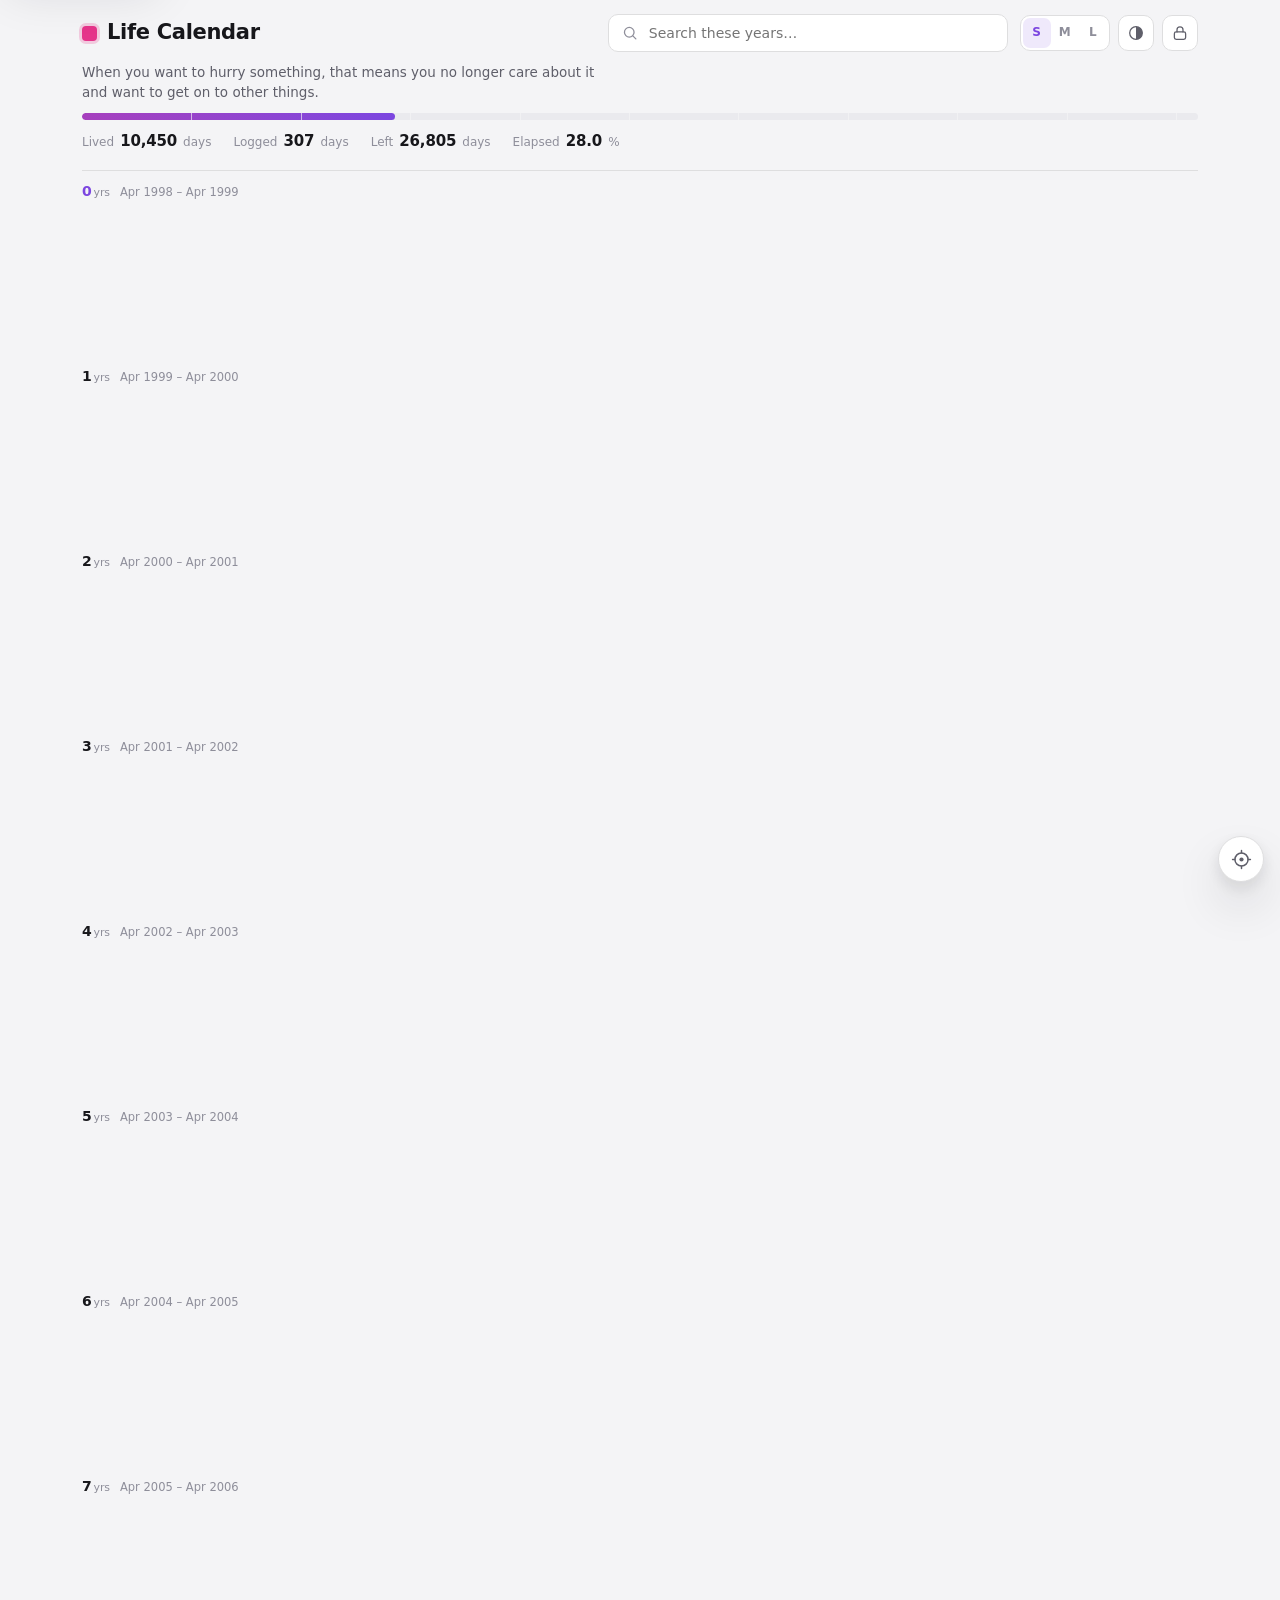
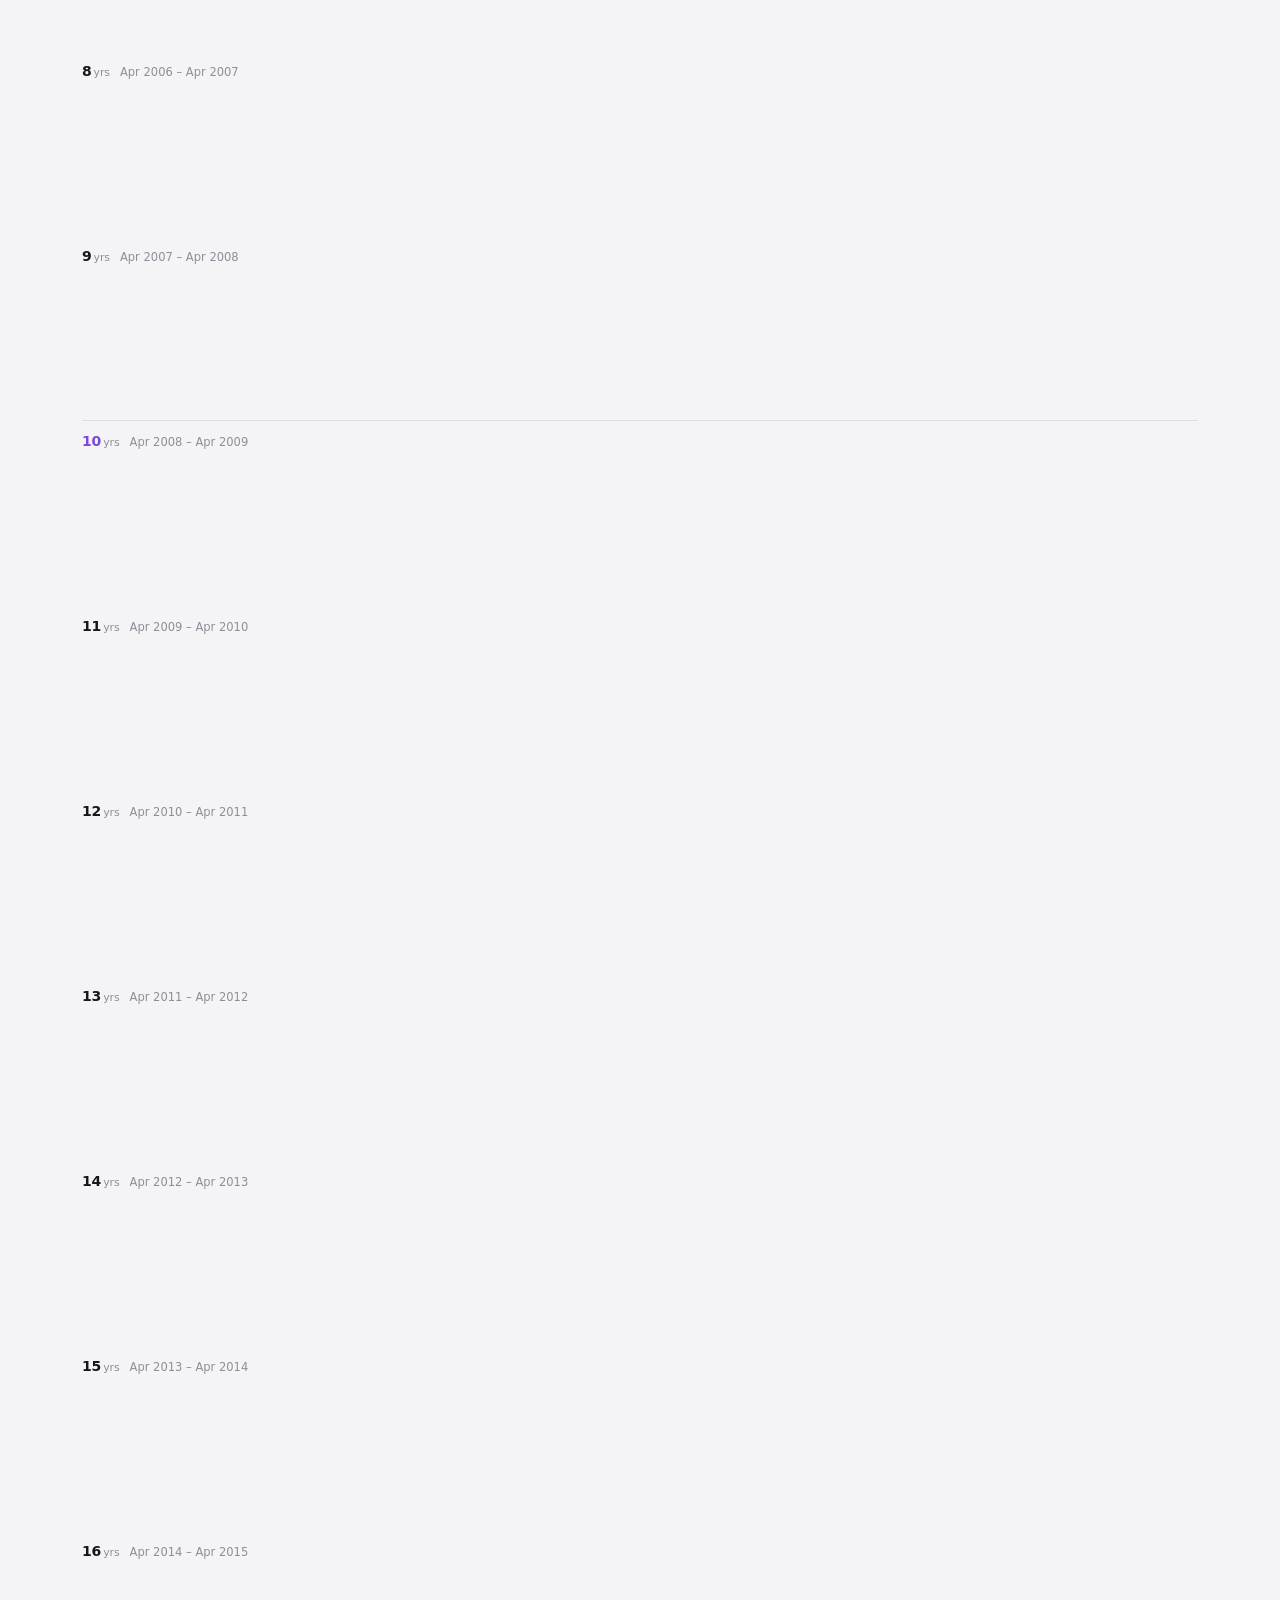
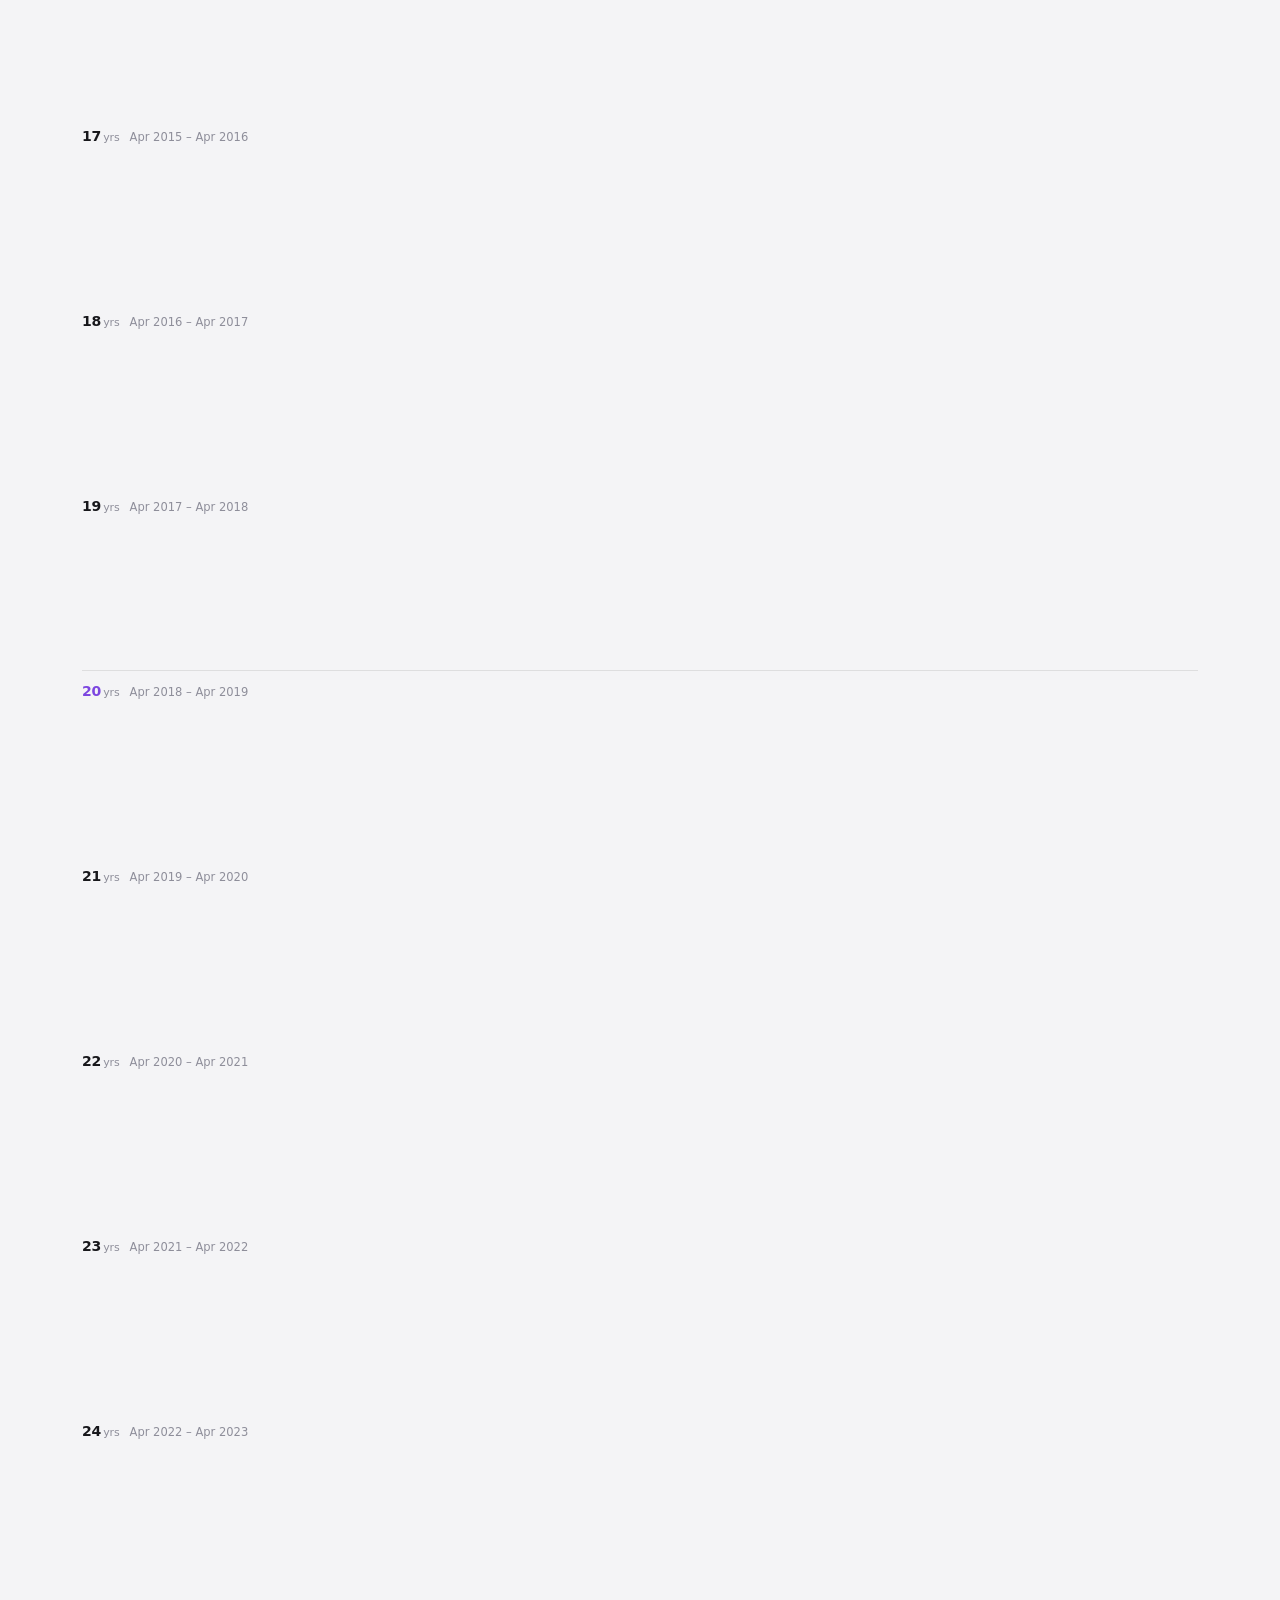
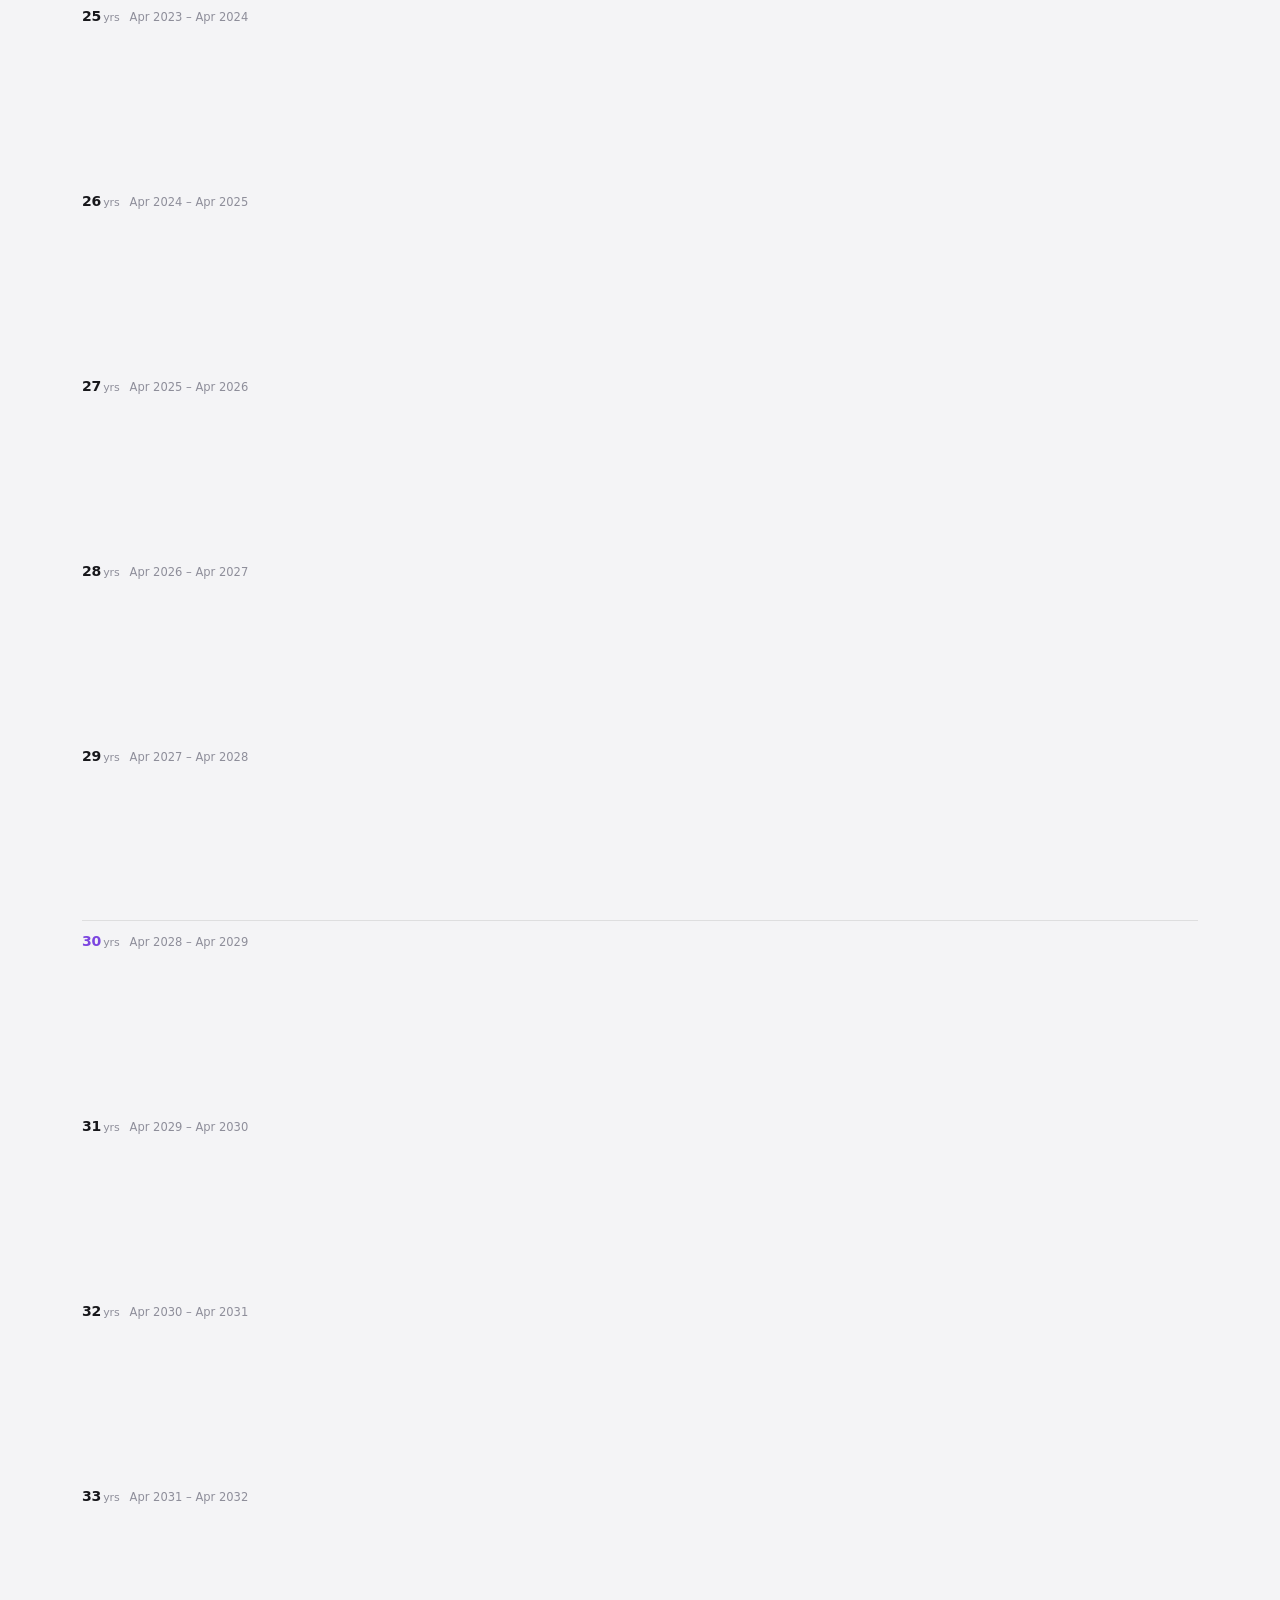
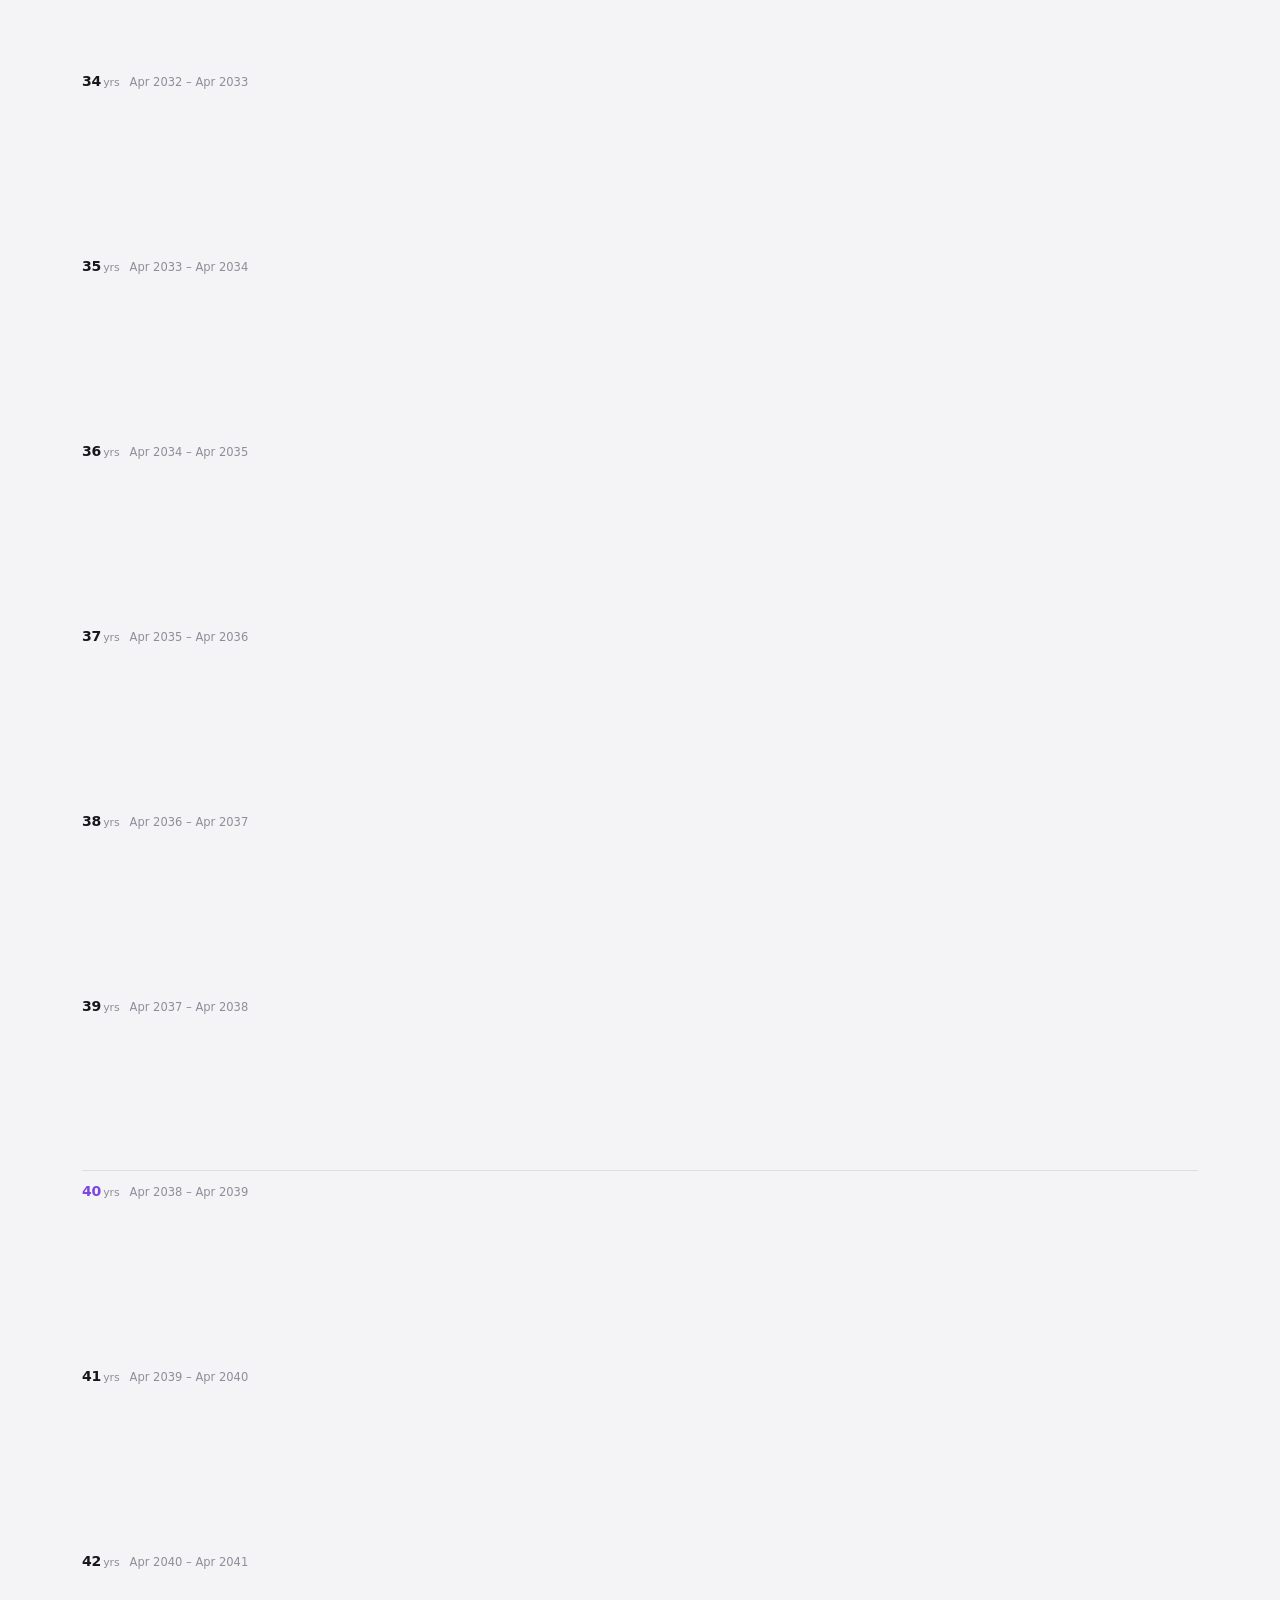
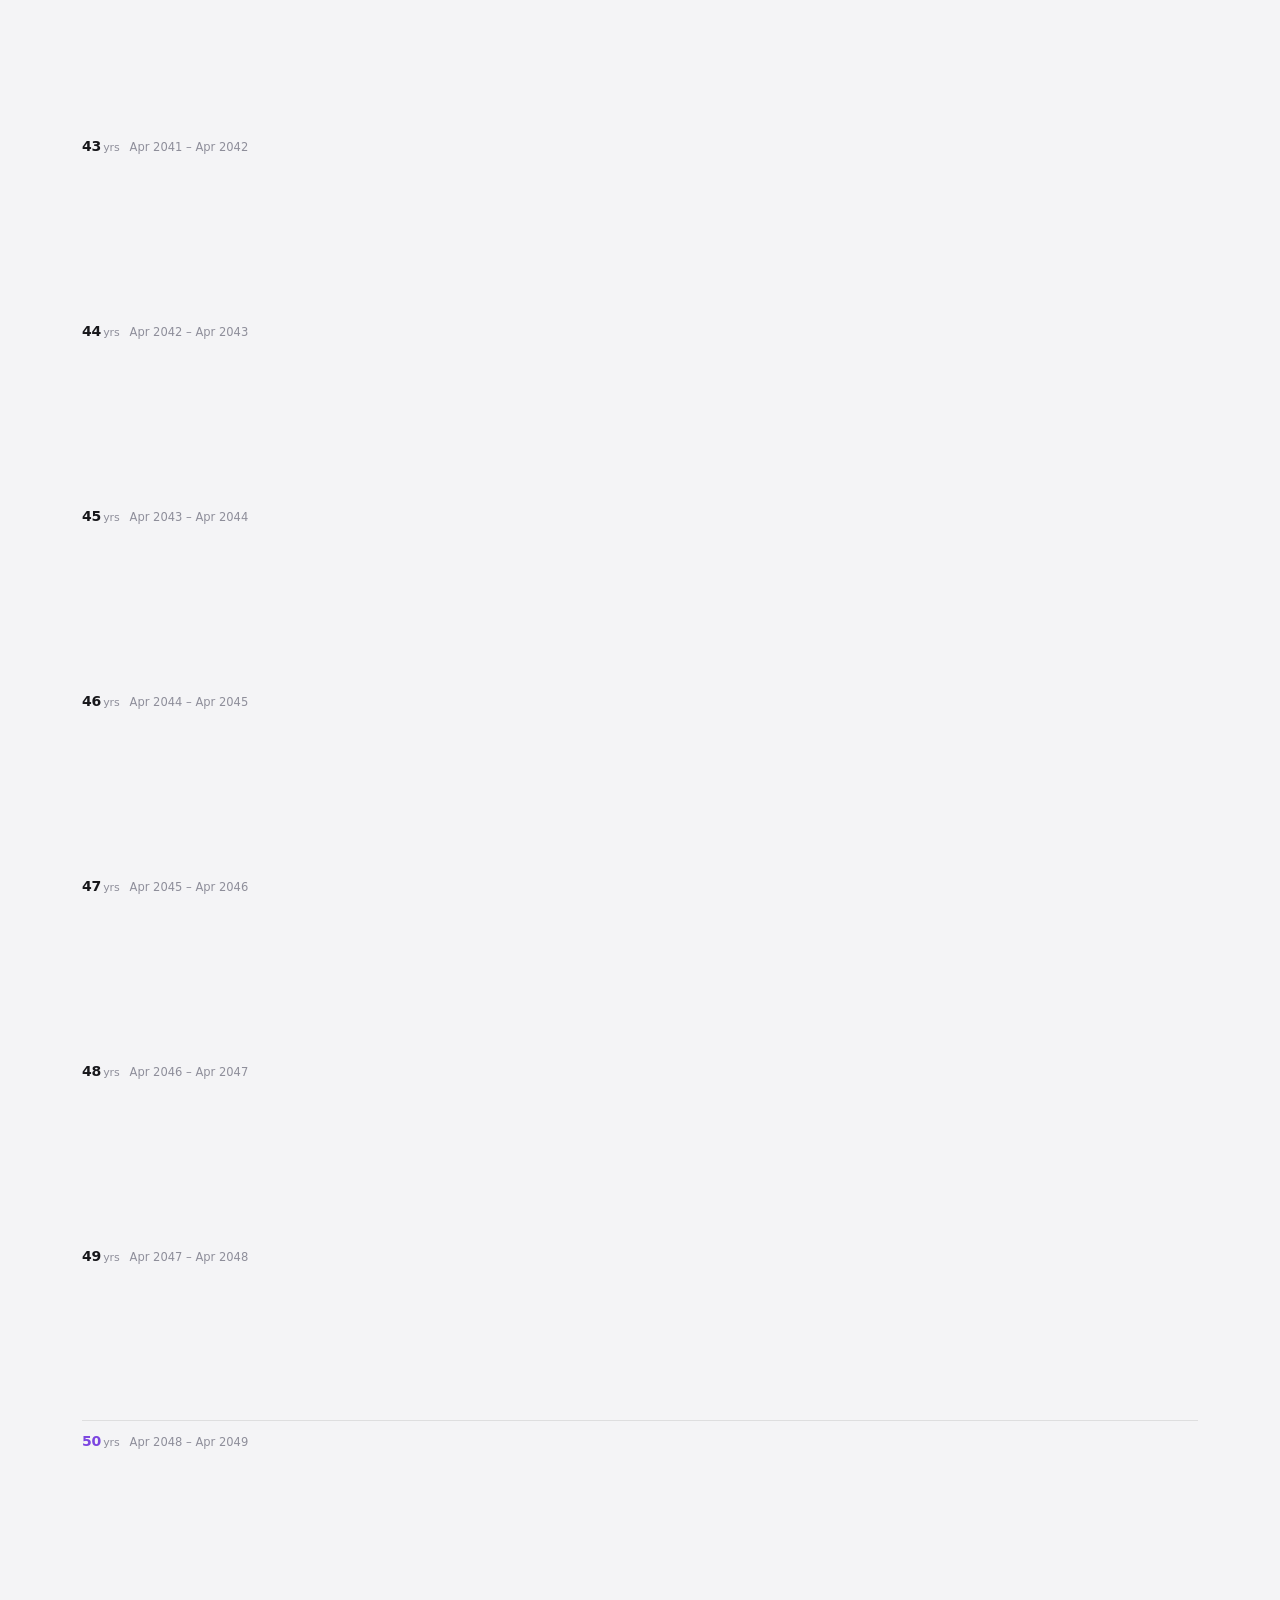
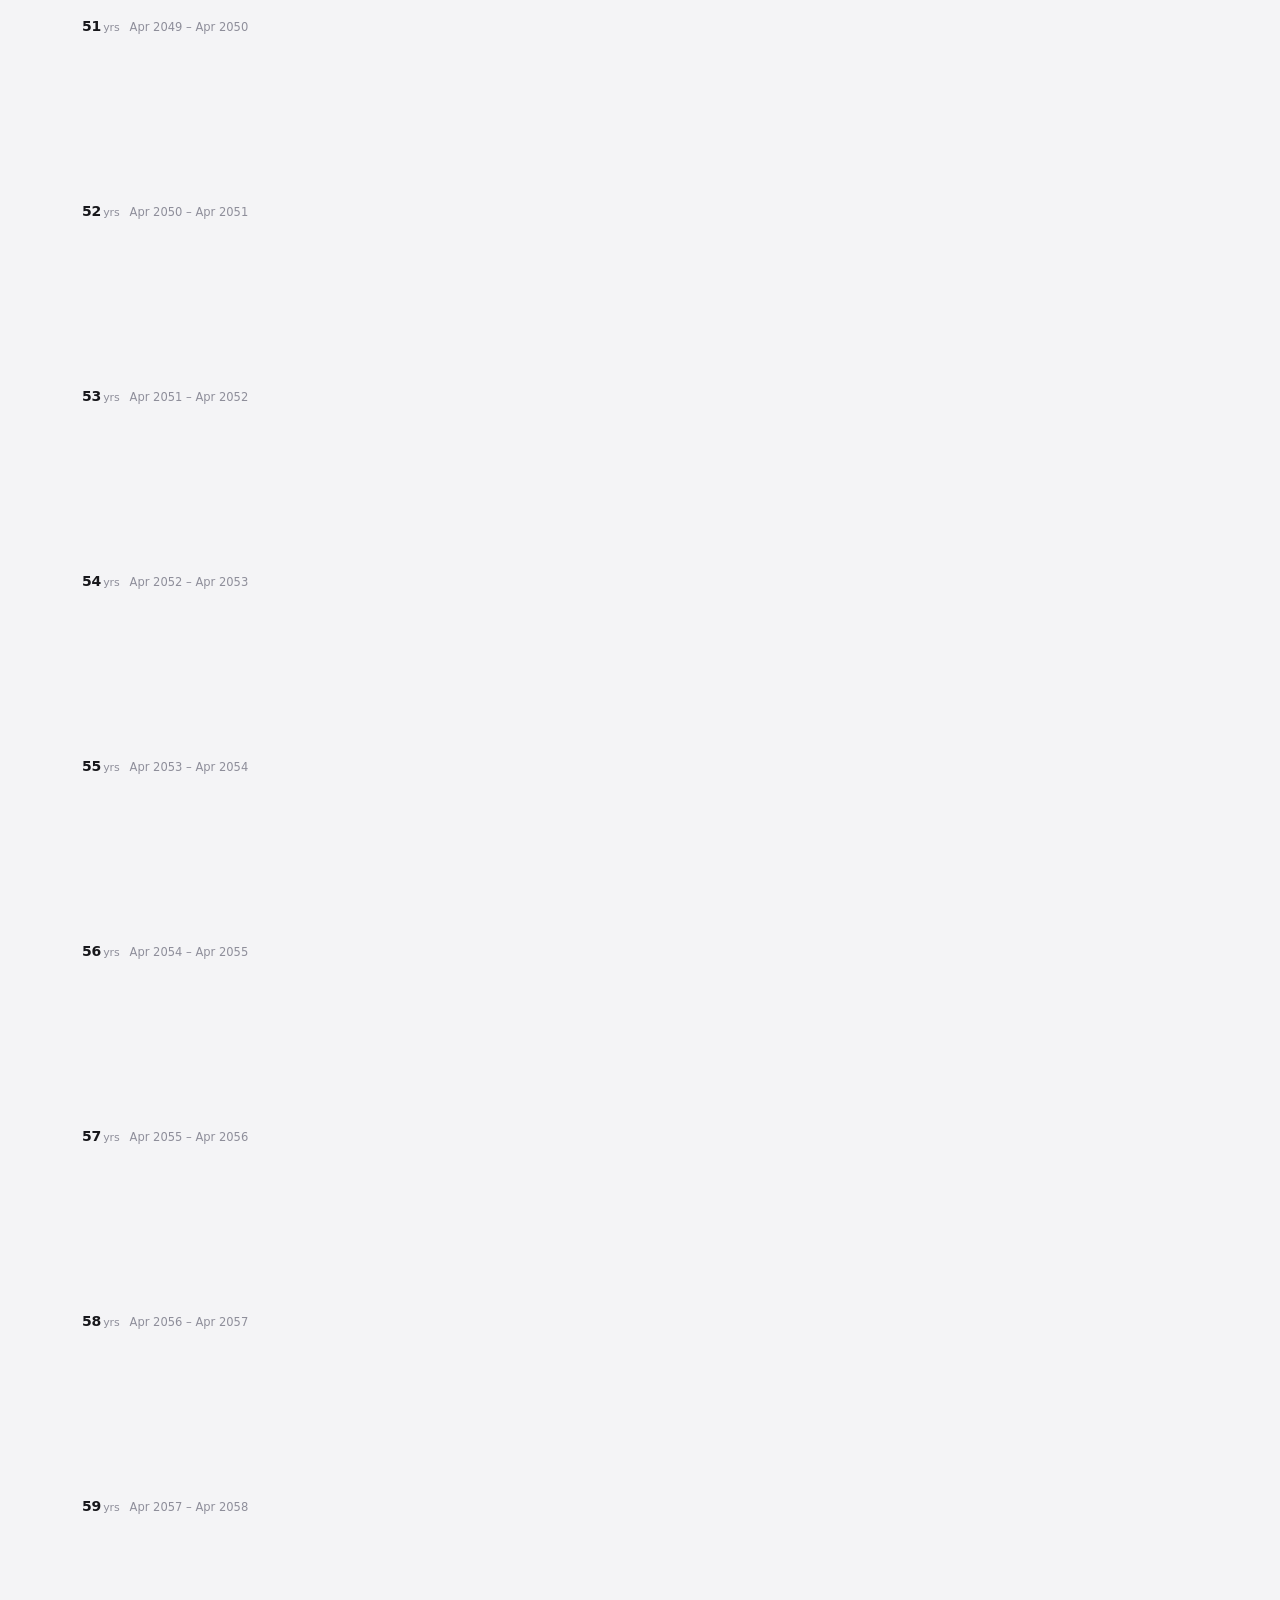
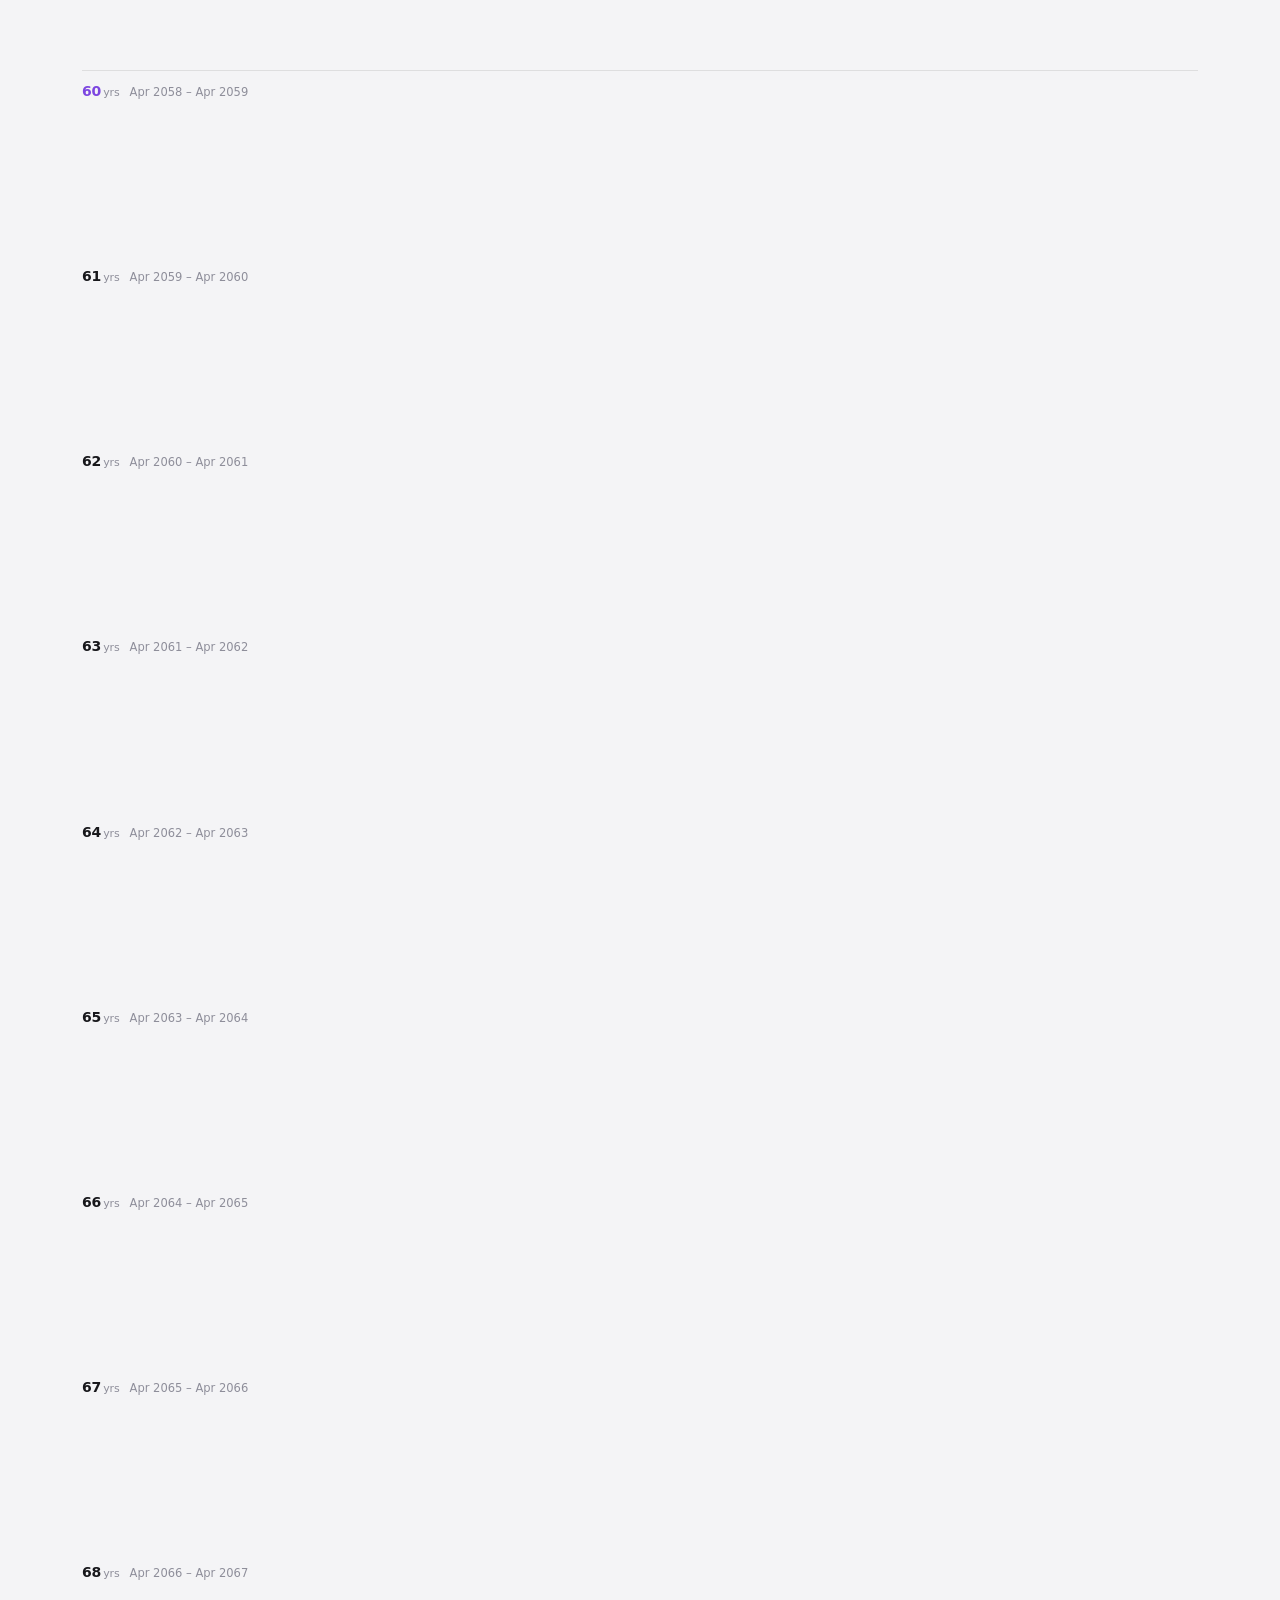
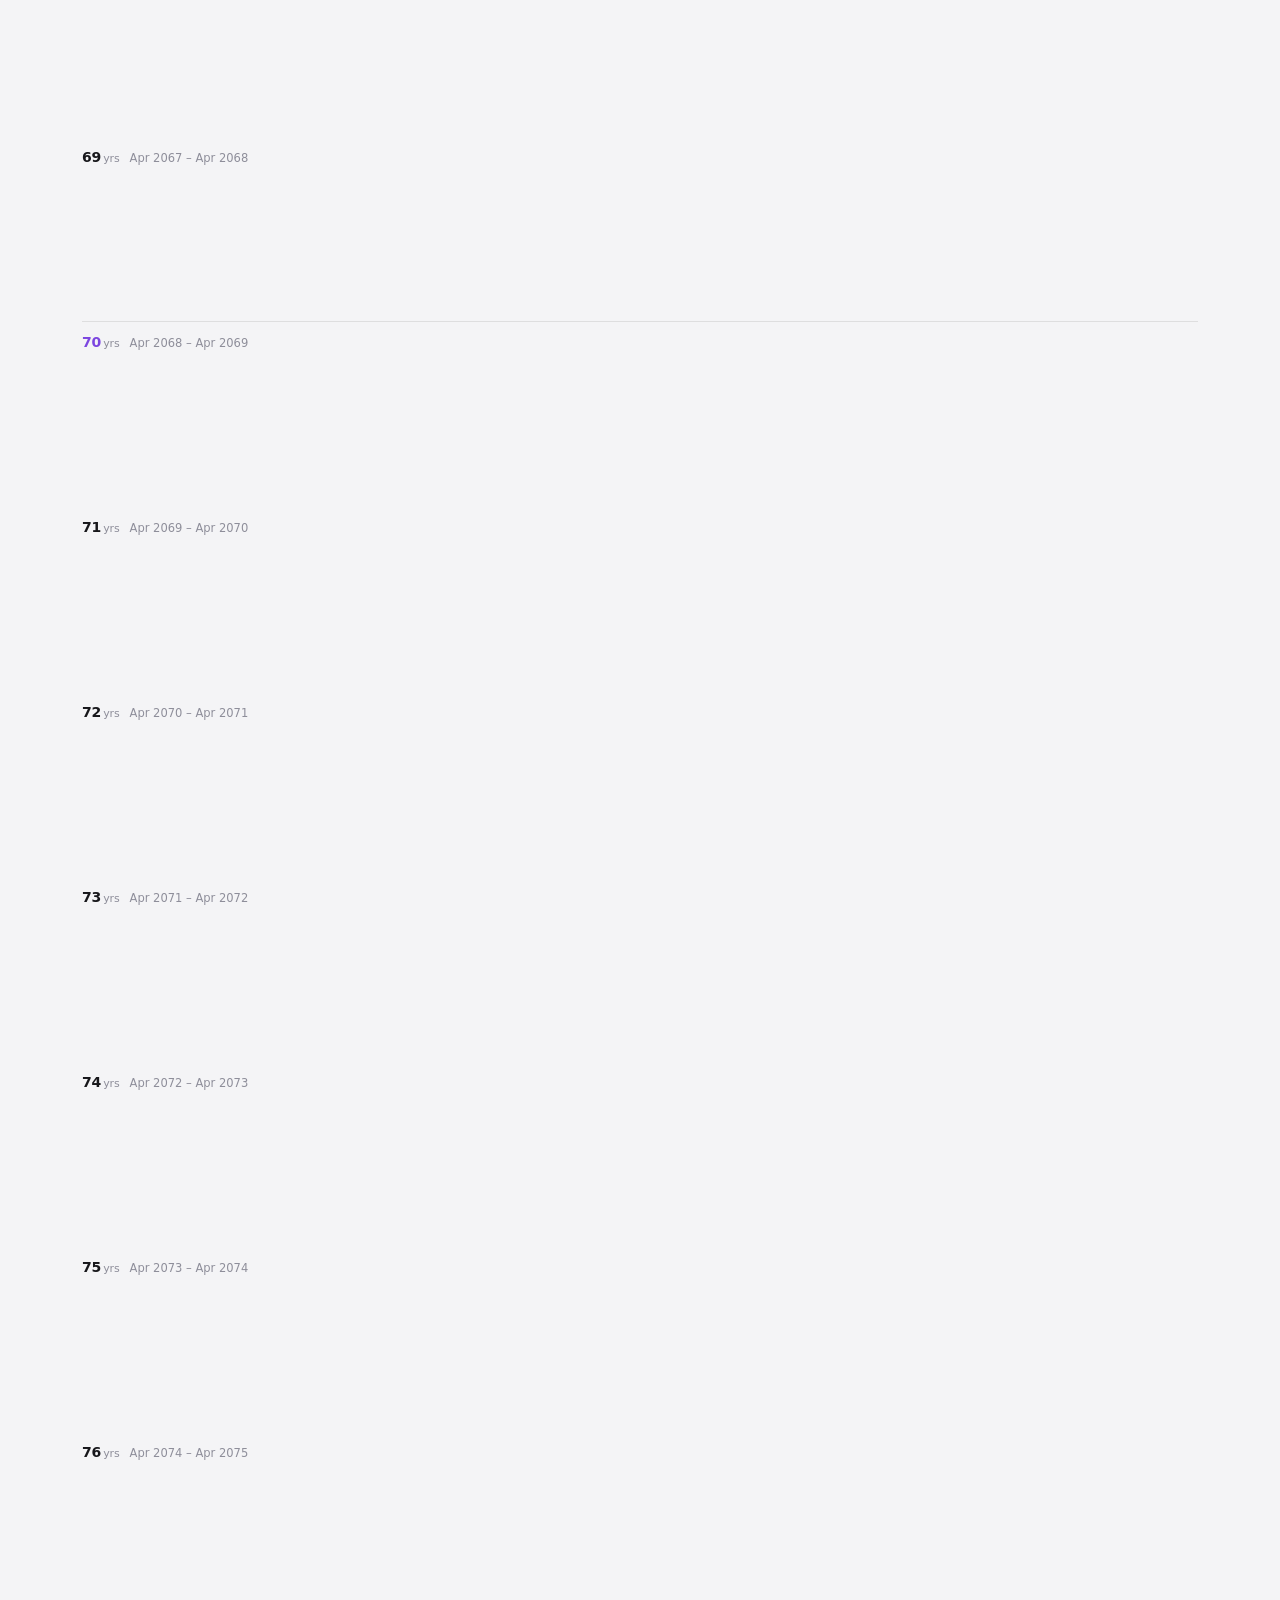
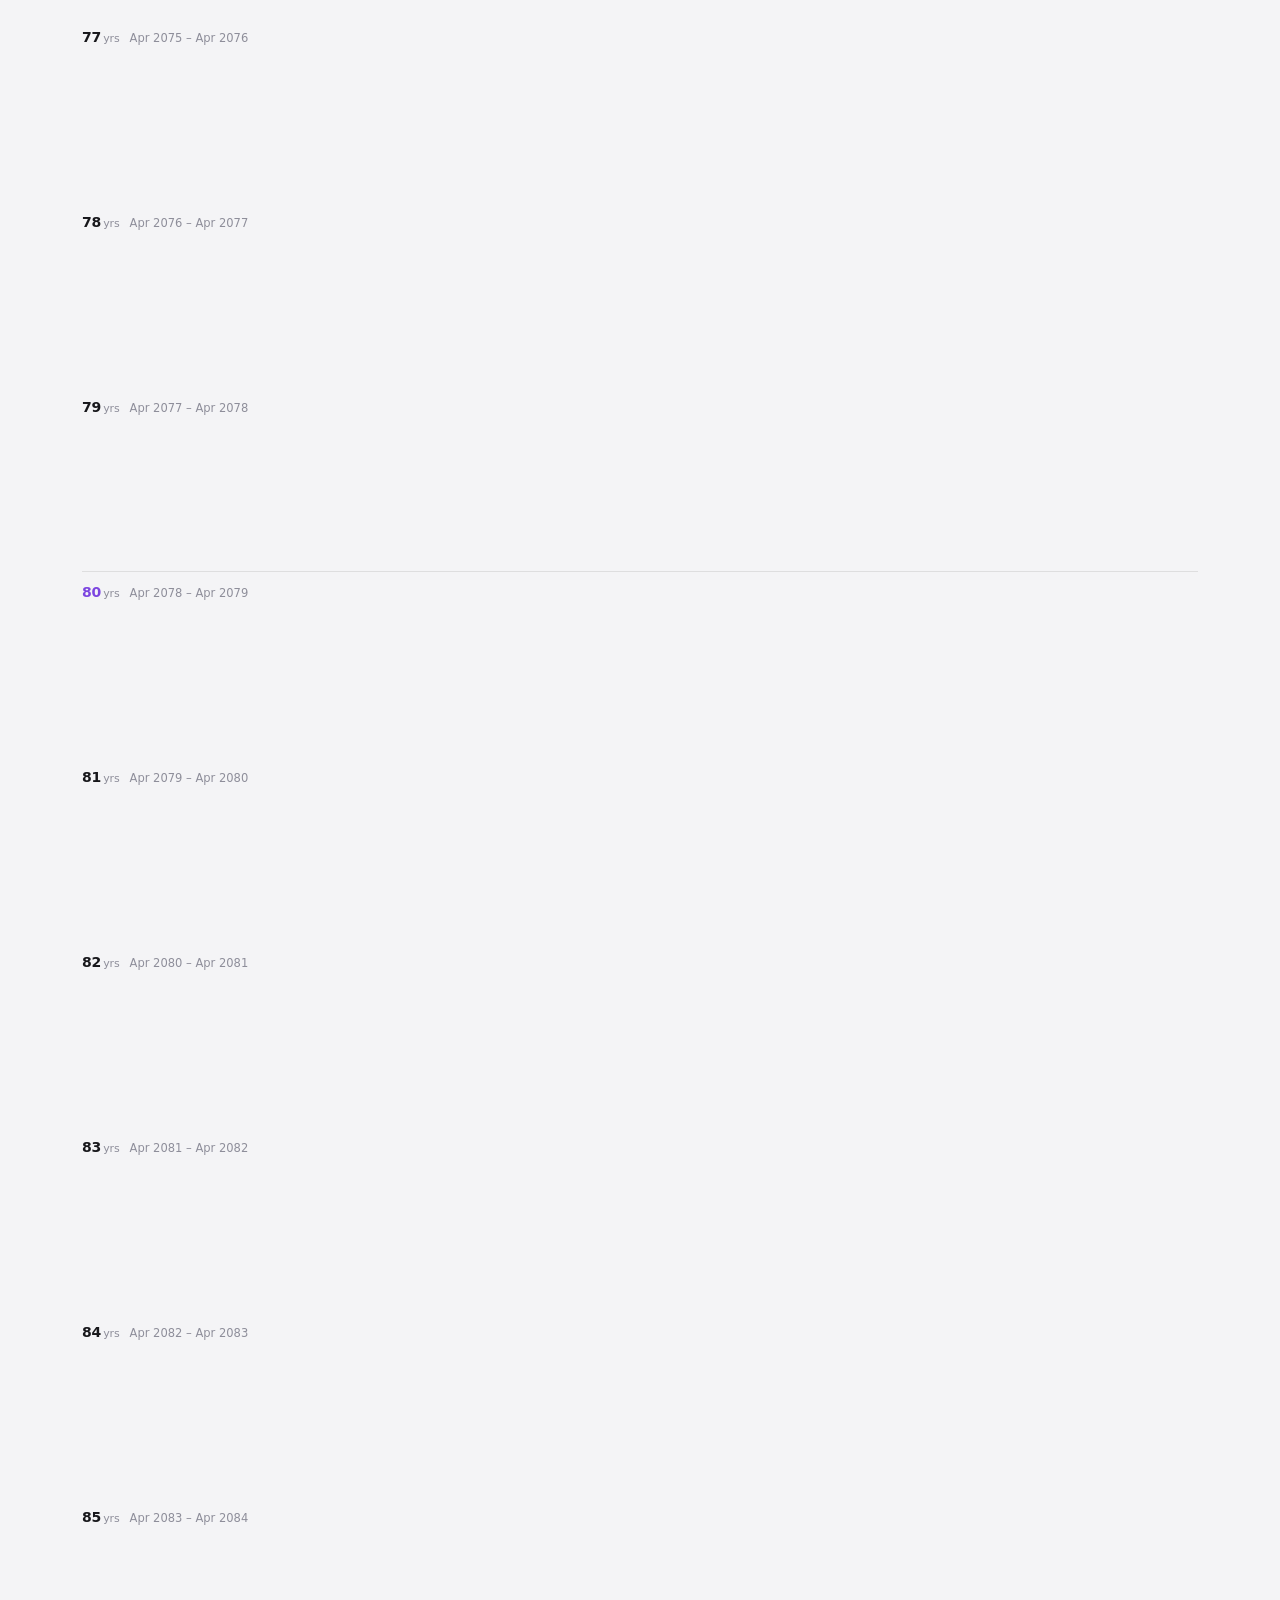
<file: index.html>
<!DOCTYPE html>
<html lang="zh-CN">

<head>
  <meta charset="utf-8" />
  <meta name="viewport" content="width=device-width, initial-scale=1, viewport-fit=cover" />
  <meta name="description" content="Your life in days — a calendar of every day you have lived and every day you have left." />
  <meta name="color-scheme" content="light dark" />
  <meta name="theme-color" content="#f6f6f8" media="(prefers-color-scheme: light)" />
  <meta name="theme-color" content="#0b0b0f" media="(prefers-color-scheme: dark)" />
  <link rel="shortcut icon" href="./favicon.ico" type="image/x-icon" />
  <link rel="stylesheet" href="./src/styles/tokens.css" />
  <link rel="stylesheet" href="./src/styles/base.css" />
  <link rel="stylesheet" href="./src/styles/app.css" />
  <link rel="stylesheet" href="./src/styles/calendar.css" />
  <link rel="stylesheet" href="./src/styles/panel.css" />
  <title>Life Calendar</title>
  <script type="module" src="./src/scripts/main.js"></script>
</head>

<body>
  <a class="skip-link" href="#calendar" data-i18n="skipToCalendar">跳到日历</a>

  <header class="topbar">
    <div class="topbar__inner">
      <div class="topbar__row">
        <div class="brand">
          <span class="brand__mark" aria-hidden="true"></span>
          <h1 class="brand__title">Life Calendar</h1>
        </div>

        <div class="searchbar">
          <svg class="searchbar__icon icon" viewBox="0 0 24 24" aria-hidden="true">
            <circle cx="11" cy="11" r="6.4" />
            <path d="m15.8 15.8 4 4" />
          </svg>
          <input type="search" id="search-input" class="searchbar__input" autocomplete="off" spellcheck="false"
            data-i18n-placeholder="searchPlaceholder" placeholder="搜索这些年的记录…" />
          <span class="searchbar__count" id="search-count" aria-live="polite"></span>
          <div class="searchbar__nav" id="search-nav" hidden>
            <button type="button" class="icon-btn icon-btn--sm" id="search-prev" aria-label="上一个结果">
              <svg class="icon" viewBox="0 0 24 24" aria-hidden="true">
                <path d="m7 14 5-5 5 5" />
              </svg>
            </button>
            <button type="button" class="icon-btn icon-btn--sm" id="search-next" aria-label="下一个结果">
              <svg class="icon" viewBox="0 0 24 24" aria-hidden="true">
                <path d="m7 10 5 5 5-5" />
              </svg>
            </button>
          </div>
        </div>

        <div class="toolbar" role="toolbar" aria-label="Settings">
          <div class="segmented" role="group" data-i18n-label="density" aria-label="格子大小">
            <button type="button" class="segmented__btn" data-density="0" aria-pressed="true">S</button>
            <button type="button" class="segmented__btn" data-density="1" aria-pressed="false">M</button>
            <button type="button" class="segmented__btn" data-density="2" aria-pressed="false">L</button>
          </div>

          <button type="button" class="icon-btn" id="theme-btn" data-i18n-label="theme" aria-label="切换主题">
            <svg class="icon icon--sun" viewBox="0 0 24 24" aria-hidden="true">
              <circle cx="12" cy="12" r="4.2" />
              <path d="M12 2.5v2M12 19.5v2M2.5 12h2M19.5 12h2M5.2 5.2l1.4 1.4M17.4 17.4l1.4 1.4M18.8 5.2l-1.4 1.4M6.6 17.4l-1.4 1.4" />
            </svg>
            <svg class="icon icon--moon" viewBox="0 0 24 24" aria-hidden="true">
              <path d="M20 14.2A8.2 8.2 0 0 1 9.8 4a8.2 8.2 0 1 0 10.2 10.2Z" />
            </svg>
            <svg class="icon icon--auto" viewBox="0 0 24 24" aria-hidden="true">
              <circle cx="12" cy="12" r="8.4" />
              <path d="M12 3.6v16.8A8.4 8.4 0 0 0 12 3.6Z" fill="currentColor" stroke="none" />
            </svg>
          </button>

          <button type="button" class="icon-btn" id="lock-btn" data-i18n-label="password" aria-label="解密口令">
            <svg class="icon" viewBox="0 0 24 24" aria-hidden="true">
              <rect x="4.5" y="10.5" width="15" height="10" rx="2.4" />
              <path d="M8 10.5V7.8a4 4 0 0 1 8 0v2.7" />
            </svg>
          </button>
        </div>
      </div>

      <p class="motto" id="motto"></p>

      <div class="lifebar" id="lifebar">
        <div class="lifebar__track">
          <div class="lifebar__fill" id="lifebar-fill"></div>
          <div class="lifebar__ticks" id="lifebar-ticks" aria-hidden="true"></div>
        </div>
        <dl class="stats" id="stats"></dl>
      </div>

    </div>
  </header>

  <main id="calendar" class="calendar" aria-busy="true">
    <p class="placeholder" id="placeholder" data-i18n="loading">正在读取这一生…</p>
  </main>

  <footer class="footer">
    <p class="legend" id="legend"></p>
    <p class="footer__keys" data-i18n="keyHints">
      <kbd>t</kbd> 今天 · <kbd>/</kbd> 搜索 · <kbd>↑</kbd><kbd>↓</kbd> 前后一天 · <kbd>←</kbd><kbd>→</kbd> 前后一周 · <kbd>Esc</kbd> 关闭
    </p>
    <p class="footer__note">
      <span data-i18n="footerNote">灵感来自</span>
      <a href="https://waitbutwhy.com/2014/05/life-weeks.html" target="_blank" rel="noopener">Your Life in Weeks</a>
      ·
      <a href="https://github.com/ssine/LifeCalendar" target="_blank" rel="noopener">GitHub</a>
    </p>
  </footer>

  <button type="button" class="fab" id="today-btn" data-i18n-label="jumpToday" aria-label="回到今天">
    <svg class="icon" viewBox="0 0 24 24" aria-hidden="true">
      <circle cx="12" cy="12" r="7.5" />
      <circle cx="12" cy="12" r="2.4" fill="currentColor" stroke="none" />
      <path d="M12 1.8v2.6M12 19.6v2.6M1.8 12h2.6M19.6 12h2.6" />
    </svg>
  </button>

  <div class="panel" id="panel" role="dialog" aria-modal="false" data-i18n-label="dayDetails" aria-label="当天详情" hidden>
    <div class="panel__grip" aria-hidden="true"></div>
    <div class="panel__head">
      <div>
        <p class="panel__date" id="panel-date"></p>
        <p class="panel__meta" id="panel-meta"></p>
      </div>
      <button type="button" class="icon-btn icon-btn--sm panel__close" id="panel-close" aria-label="关闭">
        <svg class="icon" viewBox="0 0 24 24" aria-hidden="true">
          <path d="m6.5 6.5 11 11M17.5 6.5l-11 11" />
        </svg>
      </button>
    </div>
    <div class="panel__chips" id="panel-chips"></div>
    <div class="panel__body" id="panel-body"></div>
    <div class="panel__nav">
      <button type="button" class="ghost-btn" id="panel-prev">
        <svg class="icon" viewBox="0 0 24 24" aria-hidden="true">
          <path d="m14 7-5 5 5 5" />
        </svg>
        <span data-i18n="prevDay">前一天</span>
      </button>
      <button type="button" class="ghost-btn" id="panel-next">
        <span data-i18n="nextDay">后一天</span>
        <svg class="icon" viewBox="0 0 24 24" aria-hidden="true">
          <path d="m10 7 5 5-5 5" />
        </svg>
      </button>
    </div>
  </div>
  <div class="panel-scrim" id="panel-scrim" hidden></div>

  <dialog class="dialog" id="pw-dialog">
    <form method="dialog" class="dialog__form" id="pw-form">
      <h2 class="dialog__title" data-i18n="passwordTitle">解密口令</h2>
      <p class="dialog__hint" data-i18n="passwordHint">以 <code>*</code> 开头的条目是 AES 加密的。口令只保存在本机浏览器里。</p>
      <input type="password" class="dialog__input" id="pw-input" autocomplete="current-password"
        data-i18n-placeholder="passwordPlaceholder" placeholder="输入口令" />
      <div class="dialog__actions">
        <button type="button" class="ghost-btn" id="pw-clear" data-i18n="passwordClear">清除</button>
        <span class="dialog__spacer"></span>
        <button type="button" class="ghost-btn" id="pw-cancel" data-i18n="cancel">取消</button>
        <button type="submit" class="primary-btn" id="pw-save" data-i18n="save">保存</button>
      </div>
    </form>
  </dialog>
</body>

</html>
</file>
<file: src/styles/tokens.css>
/* Design tokens.
   Light is the base palette; dark overrides only the values that change.
   `data-theme` on <html> wins over the system preference in both directions. */

:root {
  /* Typography */
  --font-sans: -apple-system, BlinkMacSystemFont, 'Segoe UI', 'PingFang SC', 'Hiragino Sans GB',
    'Microsoft YaHei', Roboto, system-ui, sans-serif;
  --font-num: ui-rounded, 'SF Pro Rounded', 'Avenir Next', var(--font-sans);

  /* Spacing / shape */
  --radius-sm: 6px;
  --radius-md: 10px;
  --radius-lg: 16px;
  --radius-xl: 22px;
  --pad-page: clamp(12px, 3vw, 32px);

  /* Surfaces */
  --bg: #f4f4f6;
  --surface: #ffffff;
  --surface-2: #eaeaee;
  --line: #dededf;
  --line-strong: #bcbcc4;

  /* Ink */
  --text: #17171b;
  --text-dim: #5f5f6a;
  --text-faint: #8e8e9a;

  /* Accents */
  --accent: #7c46e0;
  --accent-ink: #ffffff;
  --accent-soft: color-mix(in srgb, var(--accent) 12%, transparent);
  --today: #e5348a;
  --match: #f0a02a;

  /* Calendar cells. With i = credit + boost:
       background = hsl(hue, sat0 + i * satk, l0 - i * k)
     Saturation rises with intensity as well as darkness — that is what keeps a
     period nobody wrote in from looking like a wall of data. An untouched
     period day lands near grey; a written day carries real colour.
     `boost` is added only for days that actually carry an entry. */
  --cell-sat0: 20%;
  --cell-satk: 0.55%;
  --cell-l0: 95.5%;
  --cell-k: 0.44%;
  --logged-boost: 26;
  --logged-veil: rgb(0 0 0 / 14%);
  /* Intensity used for the swatches in the legend and the day panel. */
  --swatch-i: 46;
  --cell-gap: 1.5px;
  --cell-empty: #e3e3e7;
  --cell-future: #f8f8fa;
  --cell-future-line: #ededf0;

  /* Effects */
  --shadow-sm: 0 1px 2px rgb(20 20 30 / 6%), 0 2px 8px rgb(20 20 30 / 5%);
  --shadow-lg: 0 6px 16px rgb(20 20 30 / 10%), 0 24px 48px rgb(20 20 30 / 12%);
  --ring: 0 0 0 3px var(--accent-soft);
  --blur: saturate(1.6) blur(14px);

  color-scheme: light;
}

@media (prefers-color-scheme: dark) {
  :root:not([data-theme='light']) {
    --bg: #101017;
    --surface: #1a1a23;
    --surface-2: #23232e;
    --line: #2e2e3a;
    --line-strong: #43434f;

    --text: #eeeef5;
    --text-dim: #9c9cb0;
    --text-faint: #6e6e82;

    --accent: #a98cf7;
    --accent-ink: #17102b;
    --today: #ff5fa8;
    --match: #ffc45c;

    --cell-sat0: 21%;
    --cell-satk: 0.47%;
    --cell-l0: 18%;
    --cell-k: -0.3%;
    --logged-boost: 24;
    --logged-veil: rgb(255 255 255 / 16%);
    --cell-empty: #212129;
    --cell-future: #16161d;
    --cell-future-line: #282833;

    --shadow-sm: 0 1px 2px rgb(0 0 0 / 40%), 0 2px 10px rgb(0 0 0 / 30%);
    --shadow-lg: 0 8px 20px rgb(0 0 0 / 45%), 0 28px 56px rgb(0 0 0 / 45%);

    color-scheme: dark;
  }
}

:root[data-theme='dark'] {
  --bg: #101017;
  --surface: #1a1a23;
  --surface-2: #23232e;
  --line: #2e2e3a;
  --line-strong: #43434f;

  --text: #eeeef5;
  --text-dim: #9c9cb0;
  --text-faint: #6e6e82;

  --accent: #a98cf7;
  --accent-ink: #17102b;
  --today: #ff5fa8;
  --match: #ffc45c;

  --cell-sat0: 21%;
  --cell-satk: 0.47%;
  --cell-l0: 18%;
  --cell-k: -0.3%;
  --logged-boost: 24;
  --logged-veil: rgb(255 255 255 / 16%);
  --cell-empty: #212129;
  --cell-future: #16161d;
  --cell-future-line: #282833;

  --shadow-sm: 0 1px 2px rgb(0 0 0 / 40%), 0 2px 10px rgb(0 0 0 / 30%);
  --shadow-lg: 0 8px 20px rgb(0 0 0 / 45%), 0 28px 56px rgb(0 0 0 / 45%);

  color-scheme: dark;
}
</file>
<file: src/styles/base.css>
/* Reset + document-level typography. */

*,
*::before,
*::after {
  box-sizing: border-box;
}

/* `hidden` has to win over the display rules components set on themselves. */
[hidden] {
  display: none !important;
}

html {
  -webkit-text-size-adjust: 100%;
}

body {
  margin: 0;
  min-height: 100dvh;
  background: var(--bg);
  color: var(--text);
  font-family: var(--font-sans);
  font-size: 15px;
  line-height: 1.6;
  -webkit-font-smoothing: antialiased;
  text-rendering: optimizeLegibility;
  overflow-wrap: anywhere;
}

h1,
h2,
p,
dl,
dd {
  margin: 0;
}

a {
  color: inherit;
  text-decoration-color: var(--line-strong);
  text-underline-offset: 3px;
}

a:hover {
  text-decoration-color: var(--accent);
}

button,
input {
  font: inherit;
  color: inherit;
}

:focus-visible {
  outline: 2px solid var(--accent);
  outline-offset: 2px;
  border-radius: var(--radius-sm);
}

.icon {
  width: 18px;
  height: 18px;
  fill: none;
  stroke: currentColor;
  stroke-width: 1.7;
  stroke-linecap: round;
  stroke-linejoin: round;
  flex: none;
}

.skip-link {
  position: fixed;
  top: 8px;
  left: 8px;
  z-index: 100;
  padding: 8px 14px;
  border-radius: var(--radius-md);
  background: var(--surface);
  box-shadow: var(--shadow-lg);
  transform: translateY(-200%);
  transition: transform 0.18s ease;
}

.skip-link:focus-visible {
  transform: none;
}

/* Scrollbars: thin and theme-aware instead of the old magenta ones. */
* {
  scrollbar-width: thin;
  scrollbar-color: var(--line-strong) transparent;
}

::-webkit-scrollbar {
  width: 10px;
  height: 10px;
}

::-webkit-scrollbar-track {
  background: transparent;
}

::-webkit-scrollbar-thumb {
  background: var(--line-strong);
  border: 3px solid var(--bg);
  border-radius: 99px;
}

::-webkit-scrollbar-thumb:hover {
  background: var(--accent);
}

@media (prefers-reduced-motion: reduce) {
  *,
  *::before,
  *::after {
    animation-duration: 0.01ms !important;
    animation-iteration-count: 1 !important;
    transition-duration: 0.01ms !important;
    scroll-behavior: auto !important;
  }
}
</file>
<file: src/styles/app.css>
/* App chrome: header, stats, search, footer, floating button, shared controls. */

/* ---------- shared controls ---------- */

.icon-btn {
  display: inline-flex;
  align-items: center;
  justify-content: center;
  width: 36px;
  height: 36px;
  padding: 0;
  border: 1px solid var(--line);
  border-radius: var(--radius-md);
  background: var(--surface);
  color: var(--text-dim);
  cursor: pointer;
  transition: color 0.15s ease, border-color 0.15s ease, background 0.15s ease, transform 0.15s ease;
}

.icon-btn:hover {
  color: var(--text);
  border-color: var(--line-strong);
}

.icon-btn:active {
  transform: scale(0.94);
}

.icon-btn--sm {
  width: 30px;
  height: 30px;
  border-color: transparent;
  background: transparent;
}

.icon-btn--sm:hover {
  background: var(--surface-2);
}

.icon-btn[aria-pressed='true'] {
  color: var(--accent);
  border-color: color-mix(in srgb, var(--accent) 40%, var(--line));
  background: var(--accent-soft);
}

.ghost-btn,
.primary-btn {
  display: inline-flex;
  align-items: center;
  gap: 6px;
  padding: 7px 14px;
  border-radius: var(--radius-md);
  border: 1px solid var(--line);
  background: var(--surface);
  color: var(--text-dim);
  font-size: 13.5px;
  cursor: pointer;
  transition: color 0.15s ease, border-color 0.15s ease, background 0.15s ease;
}

.ghost-btn:hover {
  color: var(--text);
  border-color: var(--line-strong);
}

.ghost-btn:disabled {
  opacity: 0.4;
  cursor: default;
}

.primary-btn {
  background: var(--accent);
  border-color: transparent;
  color: var(--accent-ink);
  font-weight: 600;
}

.primary-btn:hover {
  filter: brightness(1.08);
  color: var(--accent-ink);
}

.segmented {
  display: inline-flex;
  padding: 2px;
  border: 1px solid var(--line);
  border-radius: var(--radius-md);
  background: var(--surface);
}

.segmented__btn {
  min-width: 28px;
  height: 30px;
  padding: 0 8px;
  border: 0;
  border-radius: 7px;
  background: transparent;
  color: var(--text-faint);
  font-size: 12px;
  font-weight: 600;
  letter-spacing: 0.02em;
  cursor: pointer;
  transition: color 0.15s ease, background 0.15s ease;
}

.segmented__btn:hover {
  color: var(--text);
}

.segmented__btn[aria-pressed='true'] {
  background: var(--accent-soft);
  color: var(--accent);
}

/* ---------- header ---------- */

.topbar {
  position: sticky;
  top: 0;
  z-index: 30;
  background: color-mix(in srgb, var(--bg) 93%, transparent);
  backdrop-filter: var(--blur);
  -webkit-backdrop-filter: var(--blur);
  border-bottom: 1px solid transparent;
  transition: border-color 0.2s ease;
}

.topbar.is-stuck {
  border-bottom-color: var(--line);
}

.topbar__inner {
  max-width: 1180px;
  margin: 0 auto;
  padding: 14px var(--pad-page) 12px;
  display: grid;
  gap: 10px;
}

.topbar__row {
  display: flex;
  align-items: center;
  gap: 12px;
}

.brand {
  display: flex;
  align-items: center;
  gap: 10px;
  min-width: 0;
}

.brand__mark {
  width: 15px;
  height: 15px;
  border-radius: 4px;
  background: var(--today);
  box-shadow: 0 0 0 3px color-mix(in srgb, var(--today) 22%, transparent);
  flex: none;
}

.brand__title {
  font-size: clamp(17px, 2.6vw, 21px);
  font-weight: 650;
  letter-spacing: -0.015em;
  white-space: nowrap;
}

.toolbar {
  display: flex;
  align-items: center;
  gap: 8px;
}

.motto {
  color: var(--text-dim);
  font-size: 13.5px;
  line-height: 1.5;
  max-width: 62ch;
}

/* Once you start scrolling the header shrinks to a title bar plus the
   progress line, so the grid gets the screen. */
.topbar.is-compact .motto,
.topbar.is-compact .stats {
  display: none;
}

.topbar.is-compact:not(.has-search) .searchbar {
  display: none;
}

/* Theme button shows exactly one glyph for the active mode. */
#theme-btn .icon {
  display: none;
}

:root[data-theme='light'] #theme-btn .icon--sun,
:root[data-theme='dark'] #theme-btn .icon--moon,
:root:not([data-theme]) #theme-btn .icon--auto {
  display: block;
}

/* ---------- life progress ---------- */

.lifebar {
  display: grid;
  gap: 9px;
}

.lifebar__track {
  position: relative;
  height: 7px;
  border-radius: 99px;
  background: var(--surface-2);
  overflow: hidden;
}

.lifebar__fill {
  height: 100%;
  width: 0;
  border-radius: 99px;
  background: linear-gradient(90deg, color-mix(in srgb, var(--accent) 60%, var(--today)), var(--accent));
  transition: width 1.1s cubic-bezier(0.22, 1, 0.36, 1);
}

.lifebar__ticks {
  position: absolute;
  inset: 0;
}

/* One tick per decade, placed by percentage. */
.lifebar__ticks span {
  position: absolute;
  top: 0;
  bottom: 0;
  width: 1px;
  background: color-mix(in srgb, var(--bg) 65%, transparent);
}

.stats {
  display: flex;
  flex-wrap: wrap;
  gap: 6px 22px;
}

.stat {
  display: flex;
  align-items: baseline;
  gap: 6px;
}

.stat__value {
  font-family: var(--font-num);
  font-size: 15px;
  font-weight: 650;
  font-variant-numeric: tabular-nums;
  letter-spacing: -0.01em;
}

.stat__label {
  color: var(--text-faint);
  font-size: 12px;
}

/* ---------- search ---------- */

.searchbar {
  flex: 1 1 200px;
  max-width: 400px;
  margin-left: auto;
  display: flex;
  align-items: center;
  gap: 8px;
  height: 38px;
  padding: 0 10px 0 12px;
  border: 1px solid var(--line);
  border-radius: var(--radius-md);
  background: var(--surface);
  transition: border-color 0.15s ease, box-shadow 0.15s ease;
}

.searchbar:focus-within {
  border-color: color-mix(in srgb, var(--accent) 55%, var(--line));
  box-shadow: var(--ring);
}

.searchbar__icon {
  color: var(--text-faint);
}

.searchbar__input {
  flex: 1;
  min-width: 0;
  border: 0;
  background: transparent;
  font-size: 14px;
}

.searchbar__input:focus {
  outline: none;
}

.searchbar__input::-webkit-search-cancel-button {
  filter: grayscale(1);
  opacity: 0.6;
}

.searchbar__count {
  color: var(--text-faint);
  font-family: var(--font-num);
  font-size: 12.5px;
  font-variant-numeric: tabular-nums;
  white-space: nowrap;
}

.searchbar__nav {
  display: flex;
  gap: 2px;
}

/* ---------- footer ---------- */

.footer {
  max-width: 1180px;
  margin: 0 auto;
  padding: 6px var(--pad-page) calc(48px + env(safe-area-inset-bottom));
  color: var(--text-faint);
  font-size: 12.5px;
  display: grid;
  gap: 12px;
}

.footer__keys {
  display: flex;
  flex-wrap: wrap;
  gap: 4px;
  align-items: center;
  color: var(--text-faint);
  font-size: 11.5px;
}

.footer__keys kbd {
  display: inline-block;
  min-width: 18px;
  padding: 1px 5px;
  border: 1px solid var(--line);
  border-bottom-width: 2px;
  border-radius: 5px;
  background: var(--surface);
  font-family: var(--font-num);
  font-size: 10.5px;
  text-align: center;
}

@media (pointer: coarse) {
  .footer__keys {
    display: none;
  }
}

.legend {
  display: flex;
  flex-wrap: wrap;
  gap: 6px;
}

.legend__item {
  display: inline-flex;
  align-items: center;
  gap: 7px;
  padding: 4px 11px 4px 8px;
  border: 1px solid var(--line);
  border-radius: 99px;
  background: var(--surface);
  color: var(--text-dim);
  font-size: 12px;
  cursor: pointer;
  transition: border-color 0.15s ease, color 0.15s ease, transform 0.15s ease;
}

.legend__item:hover {
  color: var(--text);
  border-color: var(--line-strong);
  transform: translateY(-1px);
}

.legend__now {
  padding: 1px 6px;
  border-radius: 99px;
  background: color-mix(in srgb, var(--today) 16%, transparent);
  color: var(--today);
  font-size: 10.5px;
  font-weight: 600;
}

.legend__swatch {
  width: 11px;
  height: 11px;
  border-radius: 3.5px;
  background: hsl(
    var(--h) calc(var(--cell-sat0) + var(--swatch-i) * var(--cell-satk))
      calc(var(--cell-l0) - var(--swatch-i) * var(--cell-k))
  );
  box-shadow: inset 0 0 0 1px rgb(0 0 0 / 8%);
}

/* ---------- floating jump-to-today ---------- */

.fab {
  position: fixed;
  right: max(16px, env(safe-area-inset-right));
  bottom: calc(18px + env(safe-area-inset-bottom));
  z-index: 25;
  display: inline-flex;
  align-items: center;
  justify-content: center;
  width: 46px;
  height: 46px;
  border: 1px solid var(--line);
  border-radius: 50%;
  background: var(--surface);
  color: var(--text-dim);
  box-shadow: var(--shadow-lg);
  cursor: pointer;
  transition: color 0.15s ease, transform 0.15s ease, opacity 0.2s ease;
}

.fab:hover {
  color: var(--today);
  transform: translateY(-2px);
}

.fab .icon {
  width: 21px;
  height: 21px;
}

body.panel-open .fab {
  opacity: 0;
  pointer-events: none;
}

@media (max-width: 720px) {
  /* The search field drops to a line of its own under the title. */
  .topbar__row {
    flex-wrap: wrap;
  }

  .brand {
    margin-right: auto;
  }

  .searchbar {
    order: 3;
    flex-basis: 100%;
    max-width: none;
    margin-left: 0;
  }
}

@media (max-width: 640px) {
  .motto {
    display: none;
  }

  .topbar__inner {
    padding-top: 10px;
    gap: 8px;
  }

  .stats {
    gap: 4px 14px;
  }

  .stat__value {
    font-size: 14px;
  }
}
</file>
<file: src/styles/calendar.css>
/* The grid itself.
   One <section> per year of life. Inside, days flow top-to-bottom in weekday
   rows and left-to-right in week columns (GitHub-contributions style).
   A year is split into `--segments` stripes so the grid always fits the
   viewport width — that is what makes it work on a phone. */

.calendar {
  --stripe-gap: 10px;
  max-width: 1180px;
  margin: 0 auto;
  padding: 4px var(--pad-page) 24px;
  display: grid;
  gap: 2px;
}

.placeholder {
  padding: 64px 0;
  color: var(--text-faint);
  text-align: center;
}

.placeholder--error {
  color: var(--text-dim);
}

.placeholder code {
  padding: 2px 6px;
  border-radius: 5px;
  background: var(--surface-2);
  font-size: 0.92em;
}

/* ---------- year block ---------- */

.year {
  scroll-margin-top: calc(var(--topbar-h, 60px) + 46px);
}

.year__head {
  position: sticky;
  top: var(--topbar-h, 0px);
  z-index: 10;
  display: flex;
  align-items: baseline;
  gap: 10px;
  padding: 10px 0 5px;
  background: var(--bg);
}

.year--decade .year__head::before {
  content: '';
  position: absolute;
  left: 0;
  right: 0;
  top: 0;
  border-top: 1px solid var(--line);
}

.year__age {
  font-family: var(--font-num);
  font-size: 14px;
  font-weight: 650;
  font-variant-numeric: tabular-nums;
  letter-spacing: -0.01em;
  color: var(--text);
}

.year--decade .year__age {
  color: var(--accent);
}

.year__age small {
  margin-left: 2px;
  font-size: 11px;
  font-weight: 500;
  color: var(--text-faint);
}

.year__range {
  color: var(--text-faint);
  font-family: var(--font-num);
  font-size: 11.5px;
  font-variant-numeric: tabular-nums;
}

/* ---------- grid ---------- */

.year__body {
  display: grid;
  gap: var(--stripe-gap);
  /* Reserve exact space so unrendered years keep the scrollbar honest. */
  min-height: calc(
    var(--segments) * (7 * var(--cell) + 6 * var(--cell-gap)) + (var(--segments) - 1) * var(--stripe-gap)
  );
}

.year__grid {
  display: grid;
  grid-auto-flow: column;
  grid-template-rows: repeat(7, var(--cell));
  grid-template-columns: repeat(var(--cols), var(--cell));
  gap: var(--cell-gap);
}

.day,
.pad {
  width: var(--cell);
  height: var(--cell);
  border-radius: max(1px, min(3px, calc(var(--cell) * 0.17)));
}

.pad {
  background: transparent;
}

.day {
  position: relative;
  display: block;
  background: hsl(
    var(--h, 200) calc(var(--cell-sat0) + (var(--c, 0) + var(--boost, 0)) * var(--cell-satk))
      calc(var(--cell-l0) - (var(--c, 0) + var(--boost, 0)) * var(--cell-k))
  );
  cursor: pointer;
  transition: transform 0.12s ease;
}

/* Days you actually wrote something about jump a step in depth, so they stand
   out from the period colour that merely runs underneath them. */
.day.is-logged {
  --boost: var(--logged-boost);
}

/* A hand-picked colour overrides the ramp, so logged days inside one are
   shaded instead — otherwise a written day would vanish into its span. */
.day.is-logged.has-color::after {
  content: '';
  position: absolute;
  inset: 0;
  border-radius: inherit;
  background: var(--logged-veil);
}

/* Days with nothing on them stay neutral, so colour always means something. */
.day.is-empty {
  background: var(--cell-empty);
}

.day.is-future {
  background: var(--cell-future);
  box-shadow: inset 0 0 0 1px var(--cell-future-line);
  cursor: default;
}

/* Emoji marker for days that carry one. */
.day--emoji {
  display: flex;
  align-items: center;
  justify-content: center;
  font-size: calc(var(--cell) * 0.72);
  line-height: 1;
  overflow: hidden;
}

/* Below ~11px an emoji is illegible noise, so it is simply dropped;
   the cell colour still carries the day. */
.calendar[data-emoji='off'] .day--emoji {
  font-size: 0;
}

/* Highlight rings are drawn inside the cell. Outside them they would be
   painted over by the sticky year label whenever the cell sits in the top
   row of a block. */
.day.is-today {
  z-index: 2;
  box-shadow: inset 0 0 0 max(1.5px, min(4px, calc(var(--cell) * 0.16))) var(--today);
}

.day.is-selected {
  z-index: 4;
  box-shadow: inset 0 0 0 max(2px, min(5px, calc(var(--cell) * 0.22))) var(--accent);
}

.day.is-match {
  z-index: 1;
  box-shadow: inset 0 0 0 max(1.5px, min(4px, calc(var(--cell) * 0.16))) var(--match);
}

/* Hover comes last on purpose: it has to out-rank the state rules above for
   `z-index`, or a selected cell would be stuck below the sticky year label and
   get its enlarged corner clipped. It uses `outline` rather than `box-shadow`
   so the ring a cell already carries stays visible underneath the pointer. */
@media (hover: hover) {
  .day:hover {
    z-index: 20;
    transform: scale(1.45);
    outline: 1px solid var(--text);
    outline-offset: 0;
  }
}

@keyframes day-ping {
  from {
    box-shadow: 0 0 0 0 color-mix(in srgb, var(--accent) 55%, transparent);
  }
  to {
    box-shadow: 0 0 0 max(10px, calc(var(--cell) * 1.6)) transparent;
  }
}

.day.is-pinged::before {
  content: '';
  position: absolute;
  inset: 0;
  border-radius: inherit;
  animation: day-ping 0.9s ease-out 2;
}
</file>
<file: src/styles/panel.css>
/* Day detail: a popover anchored to the cell on desktop, a bottom sheet on
   touch devices. Same markup, two presentations. */

.panel {
  position: absolute;
  top: 0;
  left: 0;
  z-index: 40;
  width: min(340px, calc(100vw - 24px));
  max-height: min(60vh, 460px);
  display: grid;
  grid-template-rows: auto auto auto 1fr auto;
  padding: 14px 16px 12px;
  border: 1px solid var(--line);
  border-radius: var(--radius-lg);
  background: var(--surface);
  box-shadow: var(--shadow-lg);
  animation: panel-pop 0.16s cubic-bezier(0.22, 1, 0.36, 1);
}

.panel[hidden] {
  display: none;
}

@keyframes panel-pop {
  from {
    opacity: 0;
    transform: translateY(-4px) scale(0.98);
  }
}

.panel__grip {
  display: none;
}

.panel__head {
  display: flex;
  align-items: flex-start;
  justify-content: space-between;
  gap: 10px;
}

.panel__date {
  font-family: var(--font-num);
  font-size: 17px;
  font-weight: 650;
  letter-spacing: -0.015em;
  font-variant-numeric: tabular-nums;
}

.panel__meta {
  color: var(--text-faint);
  font-size: 12.5px;
}

.panel__meta .dot {
  margin: 0 6px;
  opacity: 0.5;
}

.panel__chips {
  display: flex;
  flex-wrap: wrap;
  gap: 5px;
  margin-top: 10px;
}

.panel__chips:empty {
  display: none;
}

.chip {
  display: inline-flex;
  align-items: center;
  gap: 6px;
  padding: 3px 9px 3px 7px;
  border-radius: 99px;
  background: var(--surface-2);
  color: var(--text-dim);
  font-size: 11.5px;
  line-height: 1.5;
}

.chip__swatch {
  width: 9px;
  height: 9px;
  border-radius: 3px;
  flex: none;
}

.panel__body {
  margin-top: 12px;
  overflow-y: auto;
  overscroll-behavior: contain;
  font-size: 14px;
  line-height: 1.65;
  display: grid;
  gap: 10px;
}

.panel__body:empty::before {
  content: attr(data-empty);
  color: var(--text-faint);
  font-size: 13px;
}

.entry {
  margin: 0;
}

/* The things that happened that day, one bullet each. */
.entry--lines {
  display: grid;
  gap: 7px;
  padding: 0;
  list-style: none;
}

.entry--lines li {
  position: relative;
  padding-left: 15px;
}

.entry--lines li::before {
  content: '';
  position: absolute;
  left: 2px;
  top: 0.62em;
  width: 5px;
  height: 5px;
  border-radius: 50%;
  background: var(--entry-accent, var(--line-strong));
}

/* A stretch of days that covers this one — context, not today's news. */
.entry--span {
  padding-left: 12px;
  border-left: 2px solid var(--line);
  color: var(--text-dim);
  font-size: 13px;
}

.entry i,
.entry em {
  font-style: normal;
  color: var(--text-dim);
}

.entry mark {
  padding: 0 2px;
  border-radius: 3px;
  background: color-mix(in srgb, var(--match) 35%, transparent);
  color: inherit;
}

.panel__nav {
  display: flex;
  justify-content: space-between;
  gap: 8px;
  margin-top: 12px;
  padding-top: 10px;
  border-top: 1px solid var(--line);
}

.panel-scrim {
  position: fixed;
  inset: 0;
  z-index: 35;
  background: rgb(8 8 14 / 42%);
  backdrop-filter: blur(2px);
  animation: fade-in 0.2s ease;
}

.panel-scrim[hidden] {
  display: none;
}

@keyframes fade-in {
  from {
    opacity: 0;
  }
}

/* ---------- sheet mode ---------- */

@media (pointer: coarse), (max-width: 700px) {
  .panel {
    position: fixed;
    inset: auto 0 0 0;
    width: auto;
    max-height: min(72dvh, 620px);
    padding: 6px 18px calc(14px + env(safe-area-inset-bottom));
    border: 0;
    border-radius: var(--radius-xl) var(--radius-xl) 0 0;
    animation: sheet-up 0.24s cubic-bezier(0.22, 1, 0.36, 1);
  }

  @keyframes sheet-up {
    from {
      transform: translateY(102%);
    }
  }

  .panel__grip {
    display: block;
    width: 38px;
    height: 4px;
    margin: 6px auto 10px;
    border-radius: 99px;
    background: var(--line-strong);
  }

  .panel__date {
    font-size: 19px;
  }

  .panel__nav .ghost-btn {
    flex: 1;
    justify-content: center;
    padding: 10px 14px;
  }
}

@media (hover: hover) and (min-width: 701px) {
  .panel-scrim {
    display: none;
  }
}

/* ---------- password dialog ---------- */

.dialog {
  width: min(380px, calc(100vw - 32px));
  padding: 0;
  border: 1px solid var(--line);
  border-radius: var(--radius-lg);
  background: var(--surface);
  color: var(--text);
  box-shadow: var(--shadow-lg);
}

.dialog::backdrop {
  background: rgb(8 8 14 / 45%);
  backdrop-filter: blur(2px);
}

.dialog__form {
  display: grid;
  gap: 12px;
  padding: 20px;
}

.dialog__title {
  font-size: 16px;
  font-weight: 650;
}

.dialog__hint {
  color: var(--text-dim);
  font-size: 12.5px;
  line-height: 1.55;
}

.dialog__hint code {
  padding: 1px 5px;
  border-radius: 4px;
  background: var(--surface-2);
}

.dialog__input {
  height: 40px;
  padding: 0 12px;
  border: 1px solid var(--line);
  border-radius: var(--radius-md);
  background: var(--bg);
}

.dialog__input:focus {
  outline: none;
  border-color: color-mix(in srgb, var(--accent) 55%, var(--line));
  box-shadow: var(--ring);
}

.dialog__actions {
  display: flex;
  align-items: center;
  gap: 8px;
}

.dialog__spacer {
  flex: 1;
}
</file>
